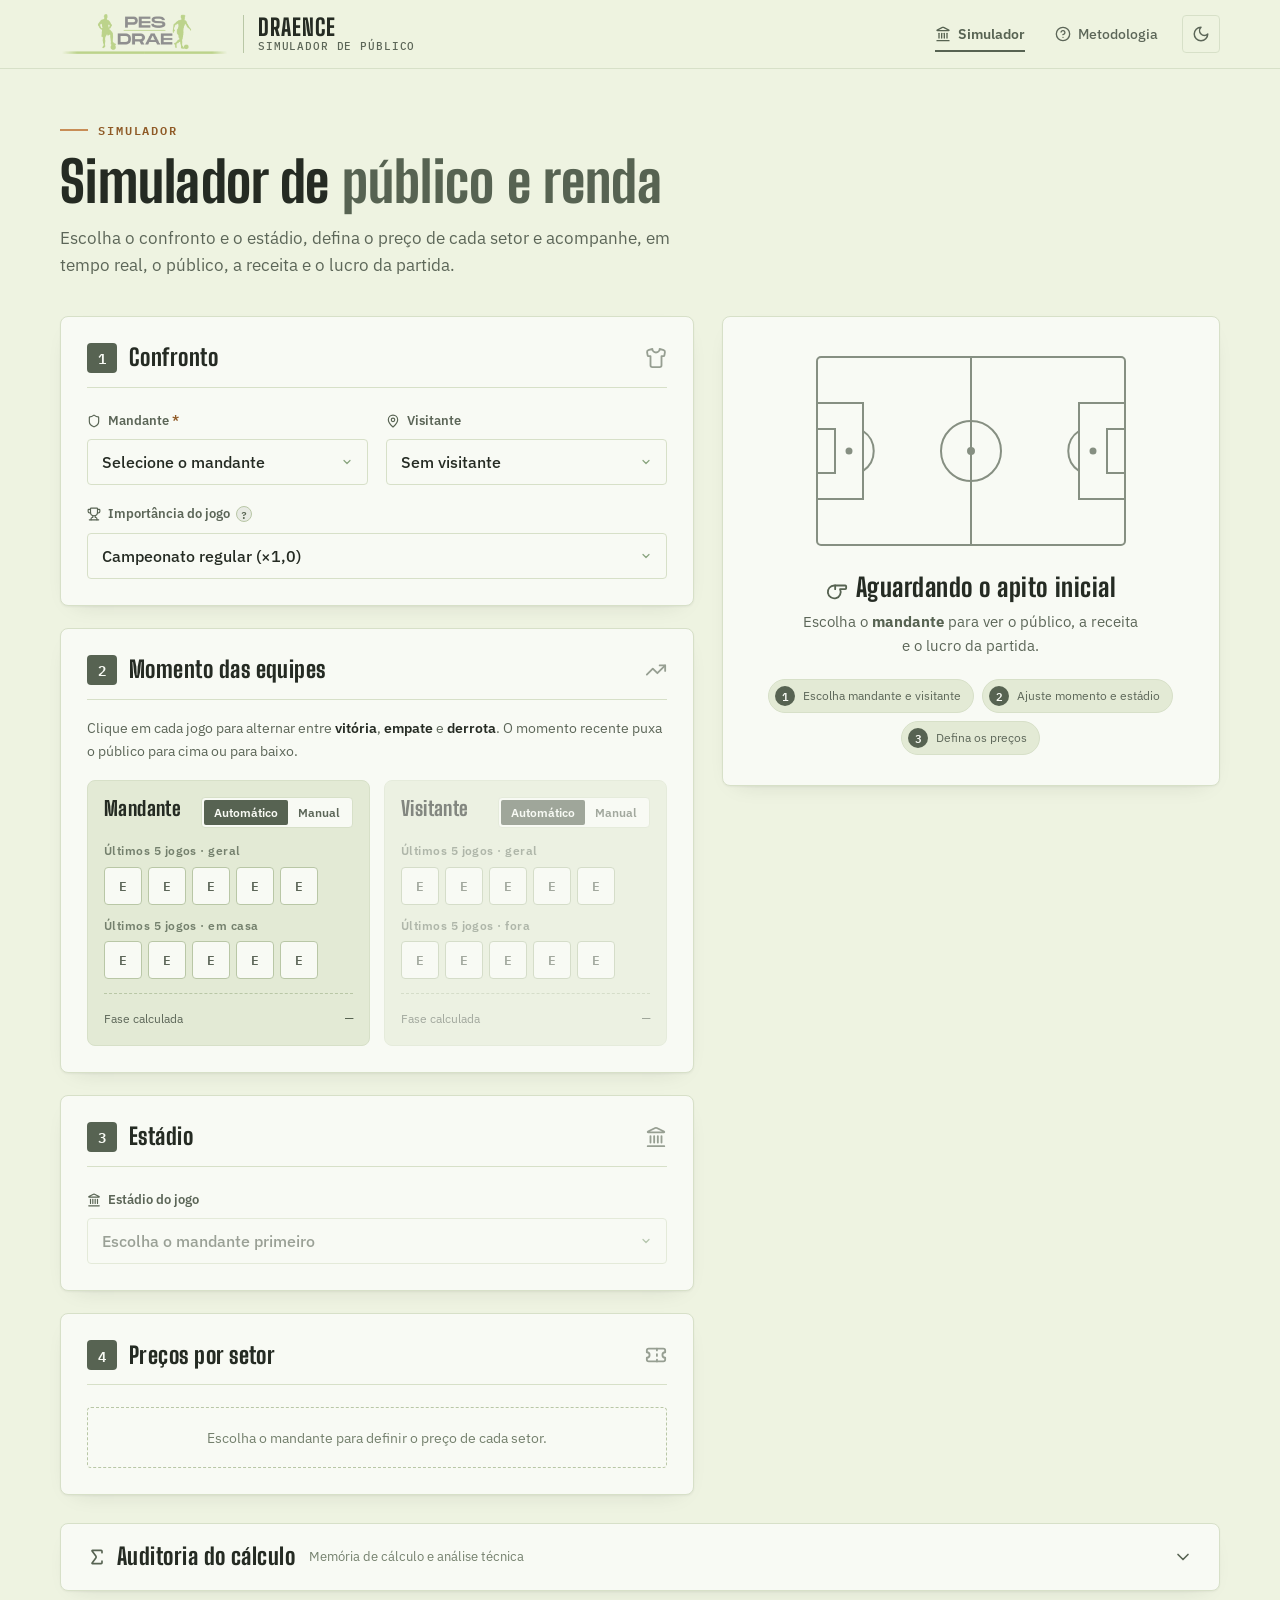
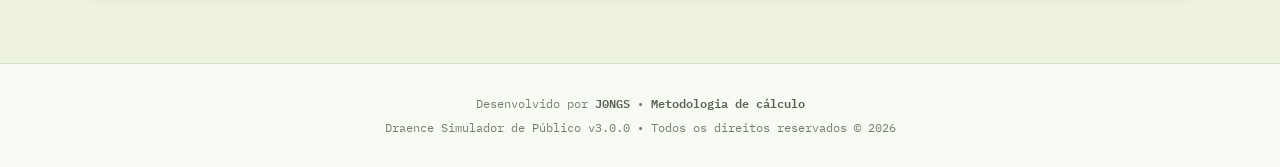
<file: index.html>
<!DOCTYPE html>
<html lang="pt-BR">
<head>
    <meta charset="UTF-8">
    <meta name="viewport" content="width=device-width, initial-scale=1.0">
    <meta name="theme-color" content="#eef3e1">
    <title>Simulador de Público e Renda - Draence</title>
    <meta name="description" content="Simule público, receita, custos e lucro de uma partida na Draence, ajustando preços por setor, estádio e momento das equipes.">
    <link rel="icon" type="image/png" href="assets/img/pes-drae.png">
    <link rel="preconnect" href="https://fonts.googleapis.com">
    <link rel="preconnect" href="https://fonts.gstatic.com" crossorigin>
    <link href="https://fonts.googleapis.com/css2?family=Big+Shoulders+Display:wght@600;700;800;900&family=IBM+Plex+Mono:wght@400;500;600&family=IBM+Plex+Sans:wght@400;500;600;700&display=swap" rel="stylesheet">
    <script src="assets/js/theme.js"></script>
    <link rel="stylesheet" href="assets/css/base.css">
    <link rel="stylesheet" href="assets/css/simulador.css">
</head>
<body>
    <script src="assets/js/icons.js"></script>
    <!-- HEADER -->
    <header class="site-header">
        <div class="site-header__inner">
            <a href="index.html" class="brand">
                <img src="assets/img/pes-drae.png" alt="Draence Logo">
                <span class="brand__text">
                    <strong>DRAENCE</strong>
                    <small>Simulador de Público</small>
                </span>
            </a>
            <nav class="site-nav" aria-label="Navegação principal">
                <a href="index.html" class="nav-link is-active" aria-current="page"><svg class="icon" aria-hidden="true"><use href="#i-landmark"></use></svg>Simulador</a>
                <a href="metodologia.html" class="nav-link"><svg class="icon" aria-hidden="true"><use href="#i-circle-help"></use></svg>Metodologia</a>
                <button type="button" class="theme-toggle" aria-label="Alternar tema"><svg class="icon icon-moon" aria-hidden="true"><use href="#i-moon"></use></svg><svg class="icon icon-sun" aria-hidden="true"><use href="#i-sun"></use></svg></button>
            </nav>
        </div>
    </header>

    <!-- MAIN CONTENT -->
    <main class="page-wrapper">
        <section class="page-intro">
            <span class="eyebrow">Simulador</span>
            <h1>Simulador de <span class="hl">público e renda</span></h1>
            <p>Escolha o confronto e o estádio, defina o preço de cada setor e acompanhe, em tempo real, o público, a receita e o lucro da partida.</p>
        </section>

        <div class="error-box" id="erroDados" role="alert"></div>

        <div class="sim-layout">
            <!-- FORMULÁRIO -->
            <form id="formSimulador" class="sim-form" autocomplete="off">
                <!-- 1. CONFRONTO -->
                <section class="card">
                    <h2 class="card-title"><span class="card-step">1</span>Confronto<svg class="icon card-title__icon" aria-hidden="true"><use href="#i-shirt"></use></svg></h2>

                    <div class="form-grid">
                        <div class="form-group">
                            <label for="selectMandante"><svg class="icon" aria-hidden="true"><use href="#i-shield"></use></svg>Mandante<span class="required">*</span></label>
                            <select id="selectMandante" disabled>
                                <option value="">Carregando times...</option>
                            </select>
                        </div>

                        <div class="form-group">
                            <label for="selectVisitante"><svg class="icon" aria-hidden="true"><use href="#i-map-pin"></use></svg>Visitante</label>
                            <select id="selectVisitante" disabled>
                                <option value="">Carregando times...</option>
                            </select>
                            <p class="help-text" id="visitanteSerie" hidden></p>
                        </div>

                        <div class="form-group full-width">
                            <label for="selectImportancia"><svg class="icon" aria-hidden="true"><use href="#i-trophy"></use></svg>Importância do jogo
                                <span class="tooltip-icon" tabindex="0" data-tooltip="Multiplica a demanda de todos os setores. Jogos decisivos enchem mais o estádio e tornam o torcedor menos sensível ao preço.">?</span>
                            </label>
                            <select id="selectImportancia"></select>
                        </div>
                    </div>
                </section>

                <!-- 2. MOMENTO DAS EQUIPES -->
                <section class="card">
                    <h2 class="card-title"><span class="card-step">2</span>Momento das equipes<svg class="icon card-title__icon" aria-hidden="true"><use href="#i-trending-up"></use></svg></h2>
                    <p class="card-lead">Clique em cada jogo para alternar entre <strong>vitória</strong>, <strong>empate</strong> e <strong>derrota</strong>. O momento recente puxa o público para cima ou para baixo.</p>
                    <div class="phase-grid" id="painelFase"></div>
                </section>

                <!-- 3. ESTÁDIO -->
                <section class="card">
                    <h2 class="card-title"><span class="card-step">3</span>Estádio<svg class="icon card-title__icon" aria-hidden="true"><use href="#i-landmark"></use></svg></h2>

                    <div class="form-grid form-grid--stack">
                        <div class="form-group">
                            <label for="selectEstadio"><svg class="icon" aria-hidden="true"><use href="#i-landmark"></use></svg>Estádio do jogo</label>
                            <select id="selectEstadio" disabled>
                                <option value="">Escolha o mandante primeiro</option>
                            </select>
                        </div>
                    </div>

                    <dl class="stadium-info" id="estadioInfo" hidden></dl>

                    <div class="form-group rental" id="aluguel" hidden>
                        <label for="aluguelValor"><svg class="icon" aria-hidden="true"><use href="#i-hand-coins"></use></svg>Preço de aluguel
                            <span class="tooltip-icon" tabindex="0" data-tooltip="Estádio neutro, sem dono: o aluguel entra nos custos fixos e os preços base dos setores dobram.">?</span>
                        </label>
                        <div class="money-field money-field--boxed">
                            <span class="money-prefix">£D</span>
                            <input type="text" id="aluguelValor" class="input-money" inputmode="numeric" autocomplete="off">
                        </div>
                        <input type="range" id="aluguelSlider" class="range" aria-label="Preço de aluguel">
                        <p class="help-text">Descontado dos custos da partida</p>
                    </div>
                </section>

                <!-- 4. PREÇOS POR SETOR -->
                <section class="card">
                    <h2 class="card-title"><span class="card-step">4</span>Preços por setor<svg class="icon card-title__icon" aria-hidden="true"><use href="#i-ticket"></use></svg></h2>
                    <div id="setores" class="sector-grid"></div>
                    <p class="sector-empty" id="setoresVazio">Escolha o mandante para definir o preço de cada setor.</p>
                </section>
            </form>

            <!-- RESULTADO -->
            <aside class="sim-result" aria-live="polite">
                <div class="result-section" id="resultado">
                    <!-- LUCRO -->
                    <div class="score-card" id="placarLucro">
                        <div class="score-label">
                            <svg class="icon" aria-hidden="true"><use href="#i-wallet"></use></svg>Lucro líquido <span class="score-badge" id="lucroSelo">Lucro</span>
                        </div>
                        <div class="score-value" id="lucroValor">£D 0</div>
                        <div class="score-formula" id="lucroFormula">Receita £D 0 − custos £D 0</div>
                        <div class="score-meta">
                            <span class="score-percent-badge" id="lucroMargem"></span>
                            <span class="score-meta__text">de margem sobre a receita</span>
                        </div>
                    </div>

                    <!-- RESUMO -->
                    <div class="result-block">
                        <h3 class="result-block__title"><svg class="icon" aria-hidden="true"><use href="#i-chart-column"></use></svg>Resumo da partida</h3>
                        <div class="result-grid">
                            <div class="result-item">
                                <div class="result-item-label"><svg class="icon" aria-hidden="true"><use href="#i-users"></use></svg>Público presente</div>
                                <div class="result-item-value" id="publicoTotal">0</div>
                                <div class="result-item-note" id="publicoDetalhe"></div>
                            </div>
                            <div class="result-item">
                                <div class="result-item-label"><svg class="icon" aria-hidden="true"><use href="#i-banknote"></use></svg>Receita bruta</div>
                                <div class="result-item-value" id="receitaBruta">£D 0</div>
                                <div class="result-item-note" id="ingressoMedio"></div>
                            </div>
                            <div class="result-item">
                                <div class="result-item-label"><svg class="icon" aria-hidden="true"><use href="#i-landmark"></use></svg>Custo fixo</div>
                                <div class="result-item-value" id="custoFixo">£D 0</div>
                                <div class="result-item-note" id="custoFixoNota"></div>
                            </div>
                            <div class="result-item">
                                <div class="result-item-label"><svg class="icon" aria-hidden="true"><use href="#i-coins"></use></svg>Custo variável</div>
                                <div class="result-item-value" id="custoVariavel">£D 0</div>
                                <div class="result-item-note" id="custoVariavelNota"></div>
                            </div>
                        </div>
                    </div>

                    <!-- OCUPAÇÃO -->
                    <div class="result-block">
                        <h3 class="result-block__title"><svg class="icon" aria-hidden="true"><use href="#i-gauge"></use></svg>Ocupação por setor</h3>
                        <ul class="occupancy" id="ocupacao"></ul>
                    </div>

                    <!-- TORCIDA -->
                    <div class="result-block">
                        <h3 class="result-block__title"><svg class="icon" aria-hidden="true"><use href="#i-users"></use></svg>Torcida do mandante
                            <span class="tooltip-icon" tabindex="0" data-tooltip="Só uma fração da torcida total costuma ir ao estádio. Times maiores têm torcida mais dispersa, então a fração ativa é menor.">?</span>
                        </h3>
                        <div class="result-grid">
                            <div class="result-item">
                                <div class="result-item-label">Torcida total</div>
                                <div class="result-item-value" id="torcidaTotal">0</div>
                            </div>
                            <div class="result-item">
                                <div class="result-item-label">Torcida ativa</div>
                                <div class="result-item-value" id="torcidaAtiva">0</div>
                                <div class="result-item-note" id="torcidaPerfil"></div>
                            </div>
                        </div>
                    </div>
                </div>

                <!-- ESTADO VAZIO (oculto via CSS quando #resultado está visível) -->
                <div class="result-empty">
                    <div class="result-empty__pitch" aria-hidden="true">
                        <svg viewBox="0 0 320 200" fill="none" stroke="currentColor" stroke-width="2">
                            <rect x="6" y="6" width="308" height="188" rx="4"/>
                            <line x1="160" y1="6" x2="160" y2="194"/>
                            <circle cx="160" cy="100" r="30"/>
                            <circle cx="160" cy="100" r="3" fill="currentColor"/>
                            <rect x="6" y="52" width="46" height="96"/>
                            <rect x="6" y="78" width="18" height="44"/>
                            <path d="M52 80 A24 24 0 0 1 52 120"/>
                            <rect x="268" y="52" width="46" height="96"/>
                            <rect x="296" y="78" width="18" height="44"/>
                            <path d="M268 80 A24 24 0 0 0 268 120"/>
                            <circle cx="38" cy="100" r="2.5" fill="currentColor"/>
                            <circle cx="282" cy="100" r="2.5" fill="currentColor"/>
                        </svg>
                    </div>
                    <h2><svg class="icon" aria-hidden="true"><use href="#i-whistle"></use></svg>Aguardando o apito inicial</h2>
                    <p>Escolha o <strong>mandante</strong> para ver o público, a receita e o lucro da partida.</p>
                    <ol class="result-empty__steps">
                        <li><span>1</span>Escolha mandante e visitante</li>
                        <li><span>2</span>Ajuste momento e estádio</li>
                        <li><span>3</span>Defina os preços</li>
                    </ol>
                </div>
            </aside>
        </div>

        <!-- AUDITORIA -->
        <details class="card audit" id="auditoria">
            <summary class="audit__summary">
                <span class="audit__title"><svg class="icon" aria-hidden="true"><use href="#i-sigma"></use></svg>Auditoria do cálculo</span>
                <span class="audit__hint">Memória de cálculo e análise técnica</span>
                <svg class="icon audit__chevron" aria-hidden="true"><use href="#i-chevron-down"></use></svg>
            </summary>
            <div class="audit__body" id="auditoriaConteudo">
                <p class="audit__empty">Escolha o mandante para ver a análise detalhada.</p>
            </div>
        </details>
    </main>

    <footer class="main-footer">
        <p>
            Desenvolvido por <a href="https://github.com/J0NGS" target="_blank" rel="noopener">J0NGS</a> • <a href="metodologia.html">Metodologia de cálculo</a><br>
            Draence Simulador de Público v3.0.0 • Todos os direitos reservados © <span id="ano">2026</span>
        </p>
    </footer>

    <script type="module" src="assets/js/main.js"></script>
</body>
</html>
</file>
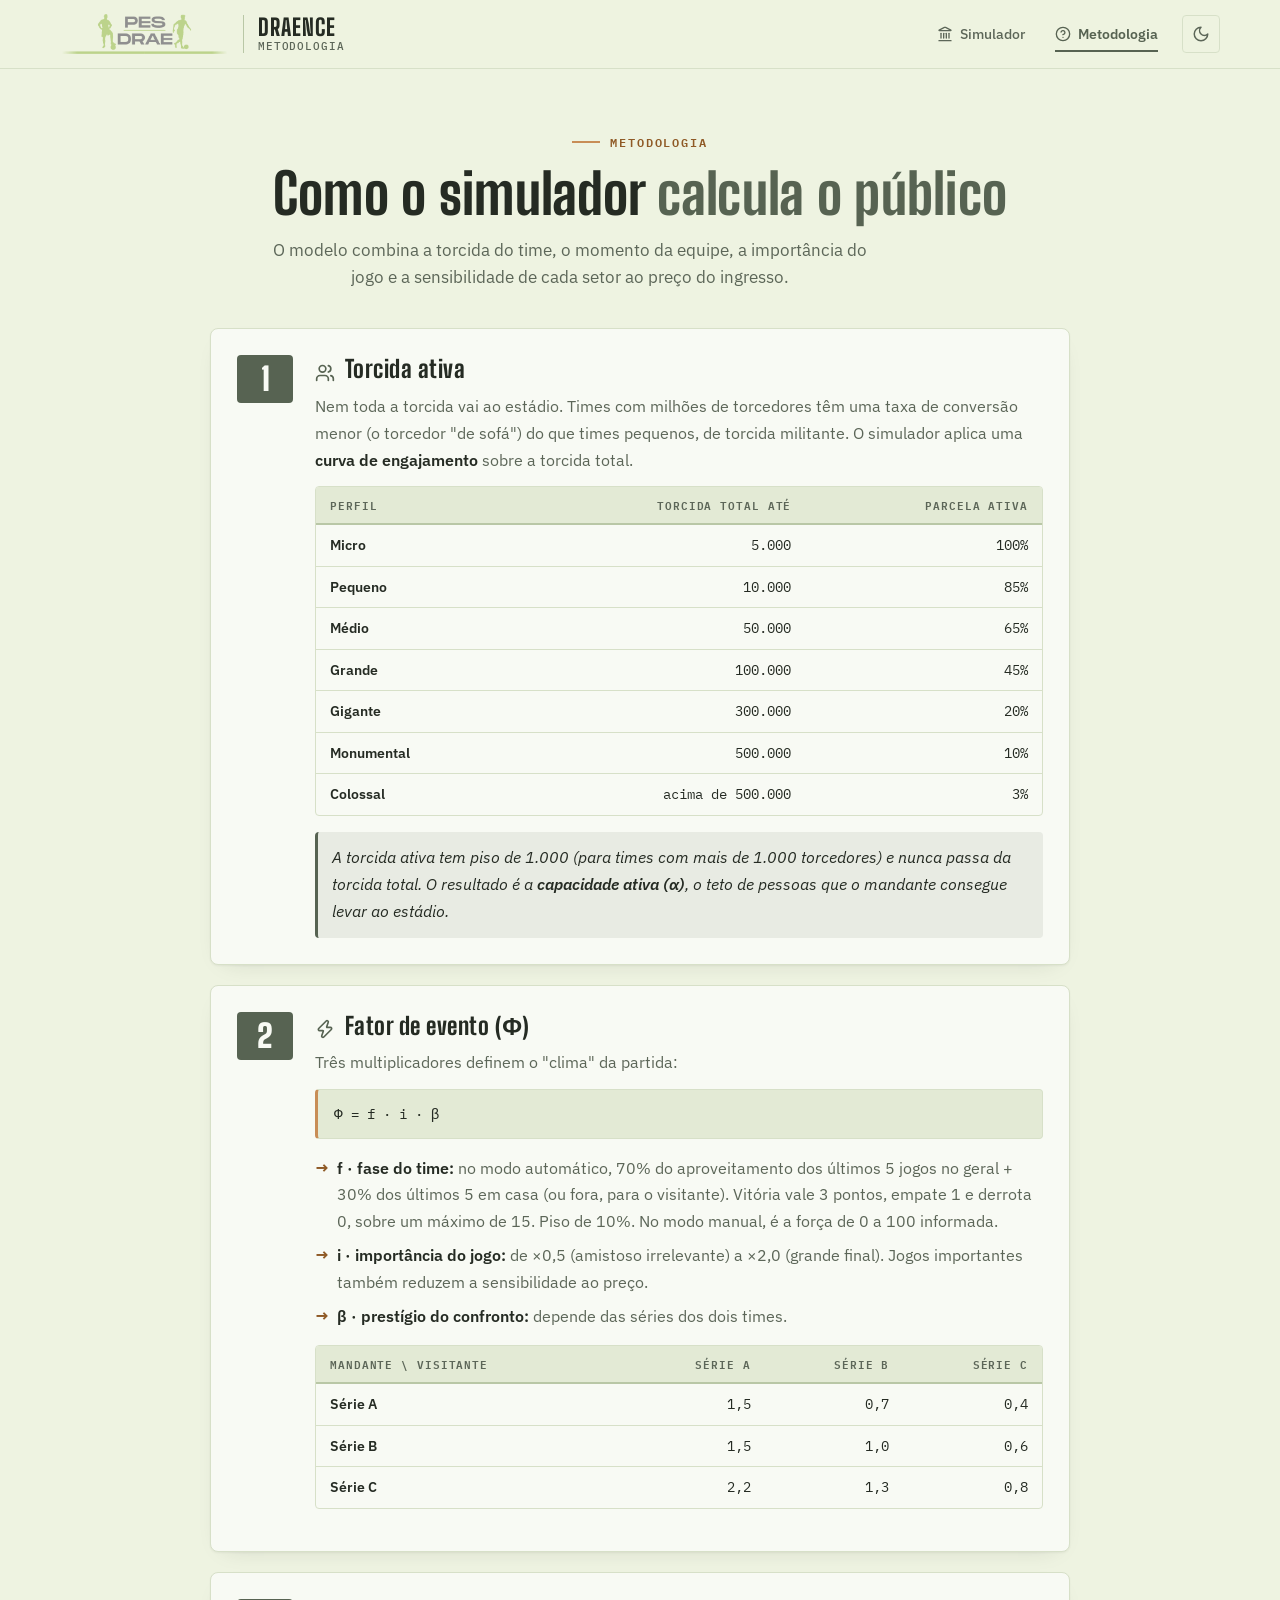
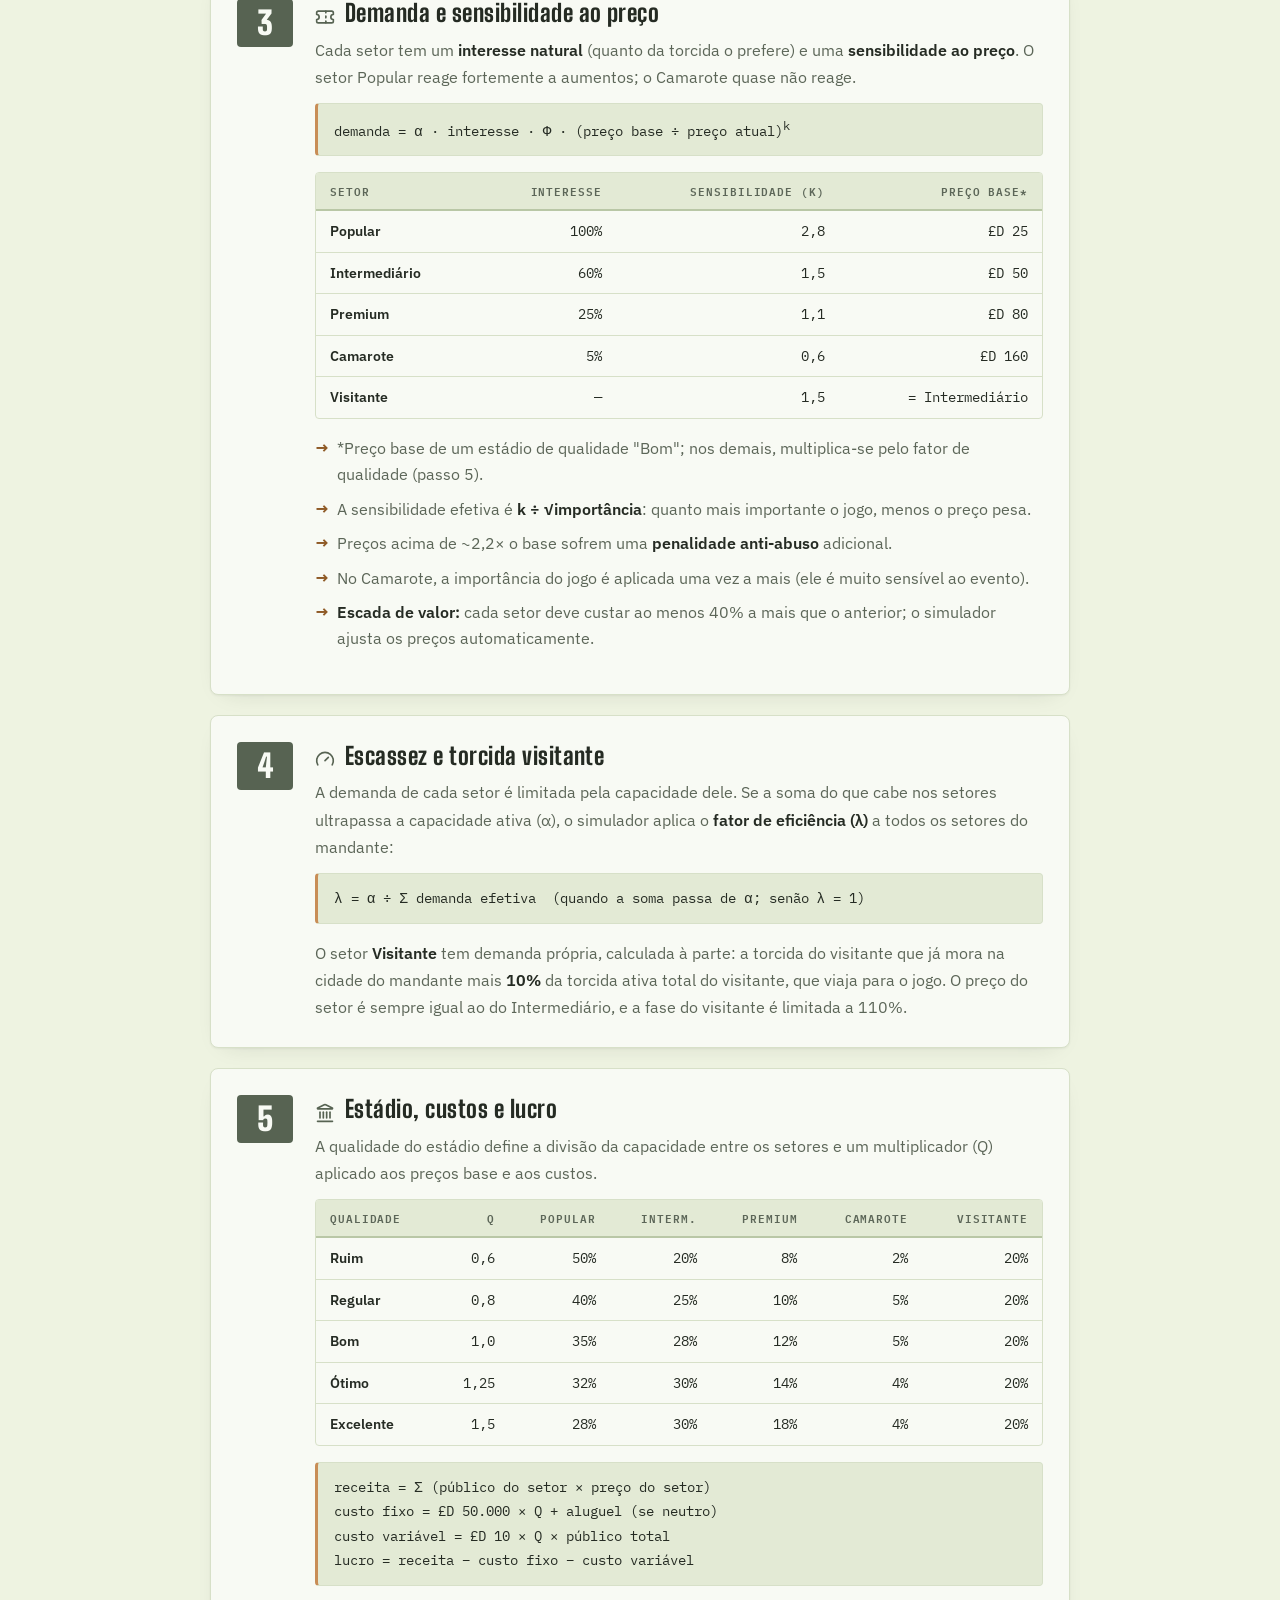
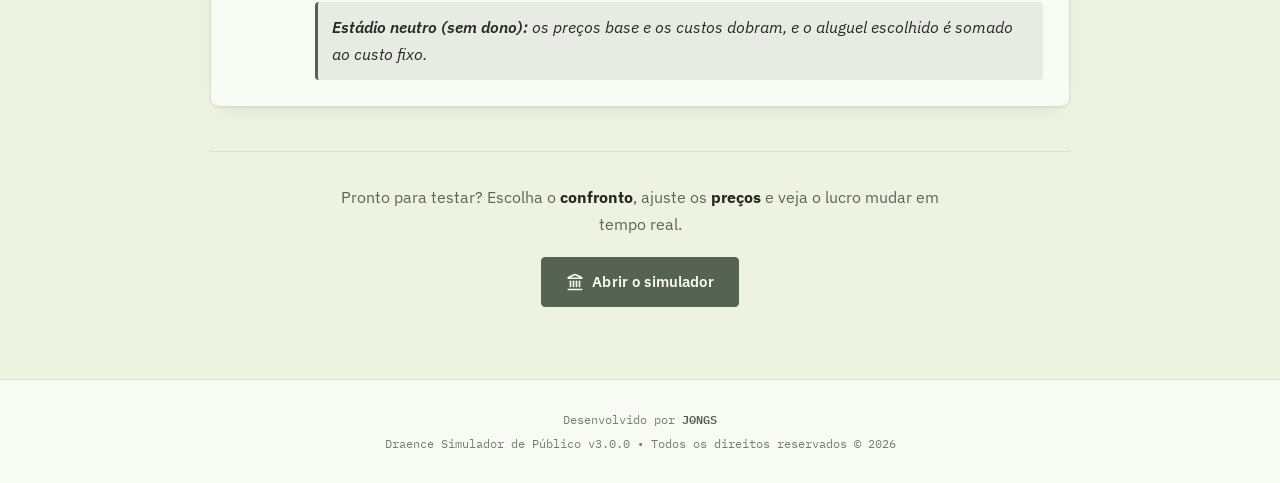
<file: metodologia.html>
<!DOCTYPE html>
<html lang="pt-BR">
<head>
    <meta charset="UTF-8">
    <meta name="viewport" content="width=device-width, initial-scale=1.0">
    <meta name="theme-color" content="#eef3e1">
    <title>Metodologia - Simulador de Público Draence</title>
    <link rel="icon" type="image/png" href="assets/img/pes-drae.png">
    <link rel="preconnect" href="https://fonts.googleapis.com">
    <link rel="preconnect" href="https://fonts.gstatic.com" crossorigin>
    <link href="https://fonts.googleapis.com/css2?family=Big+Shoulders+Display:wght@600;700;800;900&family=IBM+Plex+Mono:wght@400;500;600&family=IBM+Plex+Sans:wght@400;500;600;700&display=swap" rel="stylesheet">
    <script src="assets/js/theme.js"></script>
    <link rel="stylesheet" href="assets/css/base.css">
    <link rel="stylesheet" href="assets/css/guia.css">
</head>
<body>
    <script src="assets/js/icons.js"></script>
    <!-- HEADER -->
    <header class="site-header">
        <div class="site-header__inner">
            <a href="index.html" class="brand">
                <img src="assets/img/pes-drae.png" alt="Draence Logo">
                <span class="brand__text">
                    <strong>DRAENCE</strong>
                    <small>Metodologia</small>
                </span>
            </a>
            <nav class="site-nav" aria-label="Navegação principal">
                <a href="index.html" class="nav-link"><svg class="icon" aria-hidden="true"><use href="#i-landmark"></use></svg>Simulador</a>
                <a href="metodologia.html" class="nav-link is-active" aria-current="page"><svg class="icon" aria-hidden="true"><use href="#i-circle-help"></use></svg>Metodologia</a>
                <button type="button" class="theme-toggle" aria-label="Alternar tema"><svg class="icon icon-moon" aria-hidden="true"><use href="#i-moon"></use></svg><svg class="icon icon-sun" aria-hidden="true"><use href="#i-sun"></use></svg></button>
            </nav>
        </div>
    </header>

    <main class="page-wrapper guide">
        <!-- HERO -->
        <section class="page-intro guide-hero">
            <span class="eyebrow">Metodologia</span>
            <h1>Como o simulador <span class="hl">calcula o público</span></h1>
            <p>O modelo combina a torcida do time, o momento da equipe, a importância do jogo e a sensibilidade de cada setor ao preço do ingresso.</p>
        </section>

        <div class="container">
            <!-- PASSO 1 -->
            <article class="card step-card">
                <div class="step-number">1</div>
                <div class="step-content">
                    <h3><svg class="icon step-icon" aria-hidden="true"><use href="#i-users"></use></svg>Torcida ativa</h3>
                    <p>
                        Nem toda a torcida vai ao estádio. Times com milhões de torcedores têm uma taxa de conversão menor (o torcedor "de sofá")
                        do que times pequenos, de torcida militante. O simulador aplica uma <strong>curva de engajamento</strong> sobre a torcida total.
                    </p>
                    <div class="method-table-wrap">
                        <table class="method-table">
                            <thead><tr><th>Perfil</th><th>Torcida total até</th><th>Parcela ativa</th></tr></thead>
                            <tbody>
                                <tr><th scope="row">Micro</th><td>5.000</td><td>100%</td></tr>
                                <tr><th scope="row">Pequeno</th><td>10.000</td><td>85%</td></tr>
                                <tr><th scope="row">Médio</th><td>50.000</td><td>65%</td></tr>
                                <tr><th scope="row">Grande</th><td>100.000</td><td>45%</td></tr>
                                <tr><th scope="row">Gigante</th><td>300.000</td><td>20%</td></tr>
                                <tr><th scope="row">Monumental</th><td>500.000</td><td>10%</td></tr>
                                <tr><th scope="row">Colossal</th><td>acima de 500.000</td><td>3%</td></tr>
                            </tbody>
                        </table>
                    </div>
                    <p class="step-note">
                        A torcida ativa tem piso de 1.000 (para times com mais de 1.000 torcedores) e nunca passa da torcida total.
                        O resultado é a <strong>capacidade ativa (α)</strong>, o teto de pessoas que o mandante consegue levar ao estádio.
                    </p>
                </div>
            </article>

            <!-- PASSO 2 -->
            <article class="card step-card">
                <div class="step-number">2</div>
                <div class="step-content">
                    <h3><svg class="icon step-icon" aria-hidden="true"><use href="#i-zap"></use></svg>Fator de evento (Φ)</h3>
                    <p>Três multiplicadores definem o "clima" da partida:</p>
                    <div class="formula">Φ = f · i · β</div>
                    <ul>
                        <li><strong>f · fase do time:</strong> no modo automático, 70% do aproveitamento dos últimos 5 jogos no geral + 30% dos últimos 5 em casa (ou fora, para o visitante). Vitória vale 3 pontos, empate 1 e derrota 0, sobre um máximo de 15. Piso de 10%. No modo manual, é a força de 0 a 100 informada.</li>
                        <li><strong>i · importância do jogo:</strong> de ×0,5 (amistoso irrelevante) a ×2,0 (grande final). Jogos importantes também reduzem a sensibilidade ao preço.</li>
                        <li><strong>β · prestígio do confronto:</strong> depende das séries dos dois times.</li>
                    </ul>
                    <div class="method-table-wrap">
                        <table class="method-table">
                            <thead><tr><th>Mandante \ Visitante</th><th>Série A</th><th>Série B</th><th>Série C</th></tr></thead>
                            <tbody>
                                <tr><th scope="row">Série A</th><td>1,5</td><td>0,7</td><td>0,4</td></tr>
                                <tr><th scope="row">Série B</th><td>1,5</td><td>1,0</td><td>0,6</td></tr>
                                <tr><th scope="row">Série C</th><td>2,2</td><td>1,3</td><td>0,8</td></tr>
                            </tbody>
                        </table>
                    </div>
                </div>
            </article>

            <!-- PASSO 3 -->
            <article class="card step-card">
                <div class="step-number">3</div>
                <div class="step-content">
                    <h3><svg class="icon step-icon" aria-hidden="true"><use href="#i-ticket"></use></svg>Demanda e sensibilidade ao preço</h3>
                    <p>
                        Cada setor tem um <strong>interesse natural</strong> (quanto da torcida o prefere) e uma <strong>sensibilidade ao preço</strong>.
                        O setor Popular reage fortemente a aumentos; o Camarote quase não reage.
                    </p>
                    <div class="formula">demanda = α · interesse · Φ · (preço base ÷ preço atual)<sup>k</sup></div>
                    <div class="method-table-wrap">
                        <table class="method-table">
                            <thead><tr><th>Setor</th><th>Interesse</th><th>Sensibilidade (k)</th><th>Preço base*</th></tr></thead>
                            <tbody>
                                <tr><th scope="row">Popular</th><td>100%</td><td>2,8</td><td>£D 25</td></tr>
                                <tr><th scope="row">Intermediário</th><td>60%</td><td>1,5</td><td>£D 50</td></tr>
                                <tr><th scope="row">Premium</th><td>25%</td><td>1,1</td><td>£D 80</td></tr>
                                <tr><th scope="row">Camarote</th><td>5%</td><td>0,6</td><td>£D 160</td></tr>
                                <tr><th scope="row">Visitante</th><td>—</td><td>1,5</td><td>= Intermediário</td></tr>
                            </tbody>
                        </table>
                    </div>
                    <ul>
                        <li>*Preço base de um estádio de qualidade "Bom"; nos demais, multiplica-se pelo fator de qualidade (passo 5).</li>
                        <li>A sensibilidade efetiva é <strong>k ÷ √importância</strong>: quanto mais importante o jogo, menos o preço pesa.</li>
                        <li>Preços acima de ~2,2× o base sofrem uma <strong>penalidade anti-abuso</strong> adicional.</li>
                        <li>No Camarote, a importância do jogo é aplicada uma vez a mais (ele é muito sensível ao evento).</li>
                        <li><strong>Escada de valor:</strong> cada setor deve custar ao menos 40% a mais que o anterior; o simulador ajusta os preços automaticamente.</li>
                    </ul>
                </div>
            </article>

            <!-- PASSO 4 -->
            <article class="card step-card">
                <div class="step-number">4</div>
                <div class="step-content">
                    <h3><svg class="icon step-icon" aria-hidden="true"><use href="#i-gauge"></use></svg>Escassez e torcida visitante</h3>
                    <p>
                        A demanda de cada setor é limitada pela capacidade dele. Se a soma do que cabe nos setores
                        ultrapassa a capacidade ativa (α), o simulador aplica o <strong>fator de eficiência (λ)</strong> a todos os setores do mandante:
                    </p>
                    <div class="formula">λ = α ÷ Σ demanda efetiva &nbsp;(quando a soma passa de α; senão λ = 1)</div>
                    <p>
                        O setor <strong>Visitante</strong> tem demanda própria, calculada à parte: a torcida do visitante que já mora na cidade do mandante
                        mais <strong>10%</strong> da torcida ativa total do visitante, que viaja para o jogo. O preço do setor é sempre igual ao do Intermediário,
                        e a fase do visitante é limitada a 110%.
                    </p>
                </div>
            </article>

            <!-- PASSO 5 -->
            <article class="card step-card">
                <div class="step-number">5</div>
                <div class="step-content">
                    <h3><svg class="icon step-icon" aria-hidden="true"><use href="#i-landmark"></use></svg>Estádio, custos e lucro</h3>
                    <p>A qualidade do estádio define a divisão da capacidade entre os setores e um multiplicador (Q) aplicado aos preços base e aos custos.</p>
                    <div class="method-table-wrap">
                        <table class="method-table">
                            <thead><tr><th>Qualidade</th><th>Q</th><th>Popular</th><th>Interm.</th><th>Premium</th><th>Camarote</th><th>Visitante</th></tr></thead>
                            <tbody>
                                <tr><th scope="row">Ruim</th><td>0,6</td><td>50%</td><td>20%</td><td>8%</td><td>2%</td><td>20%</td></tr>
                                <tr><th scope="row">Regular</th><td>0,8</td><td>40%</td><td>25%</td><td>10%</td><td>5%</td><td>20%</td></tr>
                                <tr><th scope="row">Bom</th><td>1,0</td><td>35%</td><td>28%</td><td>12%</td><td>5%</td><td>20%</td></tr>
                                <tr><th scope="row">Ótimo</th><td>1,25</td><td>32%</td><td>30%</td><td>14%</td><td>4%</td><td>20%</td></tr>
                                <tr><th scope="row">Excelente</th><td>1,5</td><td>28%</td><td>30%</td><td>18%</td><td>4%</td><td>20%</td></tr>
                            </tbody>
                        </table>
                    </div>
                    <div class="formula">
                        receita = Σ (público do setor × preço do setor)<br>
                        custo fixo = £D 50.000 × Q + aluguel (se neutro)<br>
                        custo variável = £D 10 × Q × público total<br>
                        lucro = receita − custo fixo − custo variável
                    </div>
                    <p class="step-note">
                        <strong>Estádio neutro (sem dono):</strong> os preços base e os custos dobram, e o aluguel escolhido é somado ao custo fixo.
                    </p>
                </div>
            </article>

            <!-- CTA -->
            <section class="cta-section">
                <p class="cta-text">Pronto para testar? Escolha o <strong>confronto</strong>, ajuste os <strong>preços</strong> e veja o lucro mudar em tempo real.</p>
                <a href="index.html" class="btn-primary"><svg class="icon" aria-hidden="true"><use href="#i-landmark"></use></svg>Abrir o simulador</a>
            </section>
        </div>
    </main>

    <footer class="main-footer">
        <p>
            Desenvolvido por <a href="https://github.com/J0NGS" target="_blank" rel="noopener">J0NGS</a><br>
            Draence Simulador de Público v3.0.0 • Todos os direitos reservados © 2026
        </p>
    </footer>
</body>
</html>
</file>
<file: assets/css/base.css>
/* ============================================
   DRAENCE — BASE
   Identidade visual alinhada à DraeWiki: escala "sálvia" (brand),
   fundos e textos verde-acinzentados, acento cobre e tema claro/escuro.
   Tipografia: Big Shoulders Display (títulos),
   IBM Plex Sans (interface e textos) e IBM Plex Mono (dados).
   Tokens, reset, layout, header/nav, formulários,
   botões, cards, tooltips e footer (todas as páginas)
   ============================================ */

:root {
    color-scheme: light;

    /* Escala brand (sálvia) — mesma da DraeWiki */
    --brand-0: #f1f4ef;
    --brand-1: #e2e8de;
    --brand-2: #c5d1bf;
    --brand-3: #a6ba9e;
    --brand-4: #8ba681;
    --brand-5: #749466;
    --brand-6: #608052;
    --brand-7: #576352;
    --brand-8: #45523f;
    --brand-9: #34402e;

    /* Marca no tema claro: tom 7 para preenchimentos e texto */
    --brand: var(--brand-7);
    --brand-bright: var(--brand-8);   /* hover */
    --brand-deep: var(--brand-9);     /* active */
    --brand-ink: #f8faf4;             /* texto sobre a cor da marca */
    --brand-gray: #74806d;
    --brand-soft: rgba(87, 99, 82, 0.10);
    --brand-line: rgba(87, 99, 82, 0.18);

    /* Superfícies (page / surface / subtle) */
    --bg-body: #eef3e1;
    --bg-card: #f8faf4;
    --bg-card-2: #f8faf4;
    --bg-input: #f8faf4;
    --bg-subtle: #e3ead5;
    --bg-overlay: rgba(238, 243, 225, 0.88);
    --bg-tooltip: #252b23;
    --text-tooltip: #e9eedf;

    /* Texto */
    --text-primary: #252b23;
    --text-secondary: #5c6658;
    --text-muted: #74806d;

    /* Acento (cobre) */
    --accent: #c88d56;
    --accent-ink: #2a1a0a;
    --accent-soft: rgba(200, 141, 86, 0.14);
    --accent-text: #8f5a26;           /* variante do acento com contraste AA sobre o fundo claro */

    /* Semântica (nomes mantidos: usados pelos scripts) */
    --accent-primary: var(--brand);
    --accent-primary-hover: var(--brand-bright);
    --accent-primary-soft: var(--brand-soft);
    --accent-success: var(--brand);
    --accent-success-soft: var(--brand-soft);
    --accent-danger: #b4432f;
    --accent-danger-ink: #fff7f4;
    --accent-danger-soft: rgba(180, 67, 47, 0.10);
    --accent-danger-line: rgba(180, 67, 47, 0.40);
    --accent-danger-text: #8f3322;
    --accent-warning: var(--accent);

    /* Bordas e forma */
    --border-color: #d7e0c8;
    --border-strong: #b9c7a6;
    --border-radius: 8px;
    --radius-sm: 4px;
    --radius-pill: 999px;

    /* Tipografia */
    --font-body: 'IBM Plex Sans', -apple-system, BlinkMacSystemFont, 'Segoe UI', sans-serif;
    --font-display: 'Big Shoulders Display', 'Arial Narrow', sans-serif;
    --font-data: 'IBM Plex Mono', 'SFMono-Regular', Consolas, monospace;

    /* Sombras e layout */
    --shadow-card: 0 1px 2px rgba(37, 43, 35, 0.05), 0 8px 24px -16px rgba(37, 43, 35, 0.22);
    --focus-ring: 0 0 0 3px rgba(87, 99, 82, 0.30);
    --header-height: 68px;
    --page-max: 1200px;
}

/* Tema escuro: automático pelo sistema ou forçado via [data-theme="dark"] */
@media (prefers-color-scheme: dark) {
    :root:not([data-theme="light"]) {
        color-scheme: dark;

        --brand: var(--brand-4);
        --brand-bright: var(--brand-3);
        --brand-deep: var(--brand-5);
        --brand-ink: #171c14;
        --brand-gray: #6e7a64;
        --brand-soft: rgba(139, 166, 129, 0.14);
        --brand-line: rgba(139, 166, 129, 0.22);

        --bg-body: #171c14;
        --bg-card: #242b1e;
        --bg-card-2: #242b1e;
        --bg-input: #1d2318;
        --bg-subtle: #2c3527;
        --bg-overlay: rgba(23, 28, 20, 0.86);
        --bg-tooltip: #2c3527;
        --text-tooltip: #e9eedf;

        --text-primary: #e9eedf;
        --text-secondary: #aebca1;
        --text-muted: #6e7a64;

        --accent: #e0a46e;
        --accent-ink: #2a1a0a;
        --accent-soft: rgba(224, 164, 110, 0.14);
        --accent-text: #e0a46e;

        --accent-danger: #e8806c;
        --accent-danger-ink: #2a0e08;
        --accent-danger-soft: rgba(232, 128, 108, 0.14);
        --accent-danger-line: rgba(232, 128, 108, 0.45);
        --accent-danger-text: #f0a597;

        --border-color: #3a4432;
        --border-strong: #52604a;

        --shadow-card: 0 1px 0 rgba(255, 255, 255, 0.03) inset, 0 14px 32px -18px rgba(0, 0, 0, 0.7);
        --focus-ring: 0 0 0 3px rgba(139, 166, 129, 0.34);
    }
}

:root[data-theme="dark"] {
    color-scheme: dark;

    --brand: var(--brand-4);
    --brand-bright: var(--brand-3);
    --brand-deep: var(--brand-5);
    --brand-ink: #171c14;
    --brand-gray: #6e7a64;
    --brand-soft: rgba(139, 166, 129, 0.14);
    --brand-line: rgba(139, 166, 129, 0.22);

    --bg-body: #171c14;
    --bg-card: #242b1e;
    --bg-card-2: #242b1e;
    --bg-input: #1d2318;
    --bg-subtle: #2c3527;
    --bg-overlay: rgba(23, 28, 20, 0.86);
    --bg-tooltip: #2c3527;
    --text-tooltip: #e9eedf;

    --text-primary: #e9eedf;
    --text-secondary: #aebca1;
    --text-muted: #6e7a64;

    --accent: #e0a46e;
    --accent-ink: #2a1a0a;
    --accent-soft: rgba(224, 164, 110, 0.14);
    --accent-text: #e0a46e;

    --accent-danger: #e8806c;
    --accent-danger-ink: #2a0e08;
    --accent-danger-soft: rgba(232, 128, 108, 0.14);
    --accent-danger-line: rgba(232, 128, 108, 0.45);
    --accent-danger-text: #f0a597;

    --border-color: #3a4432;
    --border-strong: #52604a;

    --shadow-card: 0 1px 0 rgba(255, 255, 255, 0.03) inset, 0 14px 32px -18px rgba(0, 0, 0, 0.7);
    --focus-ring: 0 0 0 3px rgba(139, 166, 129, 0.34);
}

/* ---------- Reset ---------- */
*,
*::before,
*::after {
    margin: 0;
    padding: 0;
    box-sizing: border-box;
}

html {
    -webkit-text-size-adjust: 100%;
    scroll-behavior: smooth;
}

body {
    font-family: var(--font-body);
    color: var(--text-primary);
    line-height: 1.6;
    min-height: 100vh;
    display: flex;
    flex-direction: column;
    -webkit-font-smoothing: antialiased;
    background-color: var(--bg-body);
}

::selection {
    background: var(--brand);
    color: var(--brand-ink);
}

img {
    max-width: 100%;
    display: block;
}

a {
    color: var(--brand);
}

:focus-visible {
    outline: none;
    box-shadow: var(--focus-ring);
}

/* Títulos com a tipografia condensada da DraeWiki */
.display {
    font-family: var(--font-display);
    font-weight: 800;
    line-height: 1.1;
}

/* ---------- Layout ---------- */
.page-wrapper {
    width: 100%;
    max-width: var(--page-max);
    margin: 0 auto;
    padding: 44px 20px 72px;
    flex: 1;
}

.container {
    display: flex;
    flex-direction: column;
    gap: 20px;
}

/* ---------- Header / navegação ---------- */
.site-header {
    position: sticky;
    top: 0;
    z-index: 200;
    background: var(--bg-overlay);
    border-bottom: 1px solid var(--border-color);
    backdrop-filter: saturate(140%) blur(12px);
    -webkit-backdrop-filter: saturate(140%) blur(12px);
}

.site-header__inner {
    max-width: var(--page-max);
    min-height: var(--header-height);
    margin: 0 auto;
    padding: 8px 20px;
    display: flex;
    align-items: center;
    justify-content: space-between;
    gap: 16px;
}

.brand {
    display: flex;
    align-items: center;
    gap: 14px;
    text-decoration: none;
    color: inherit;
    min-width: 0;
}

.brand img {
    height: 40px;
    width: auto;
    max-width: 170px;
    object-fit: contain;
}

.brand__text {
    display: flex;
    flex-direction: column;
    line-height: 1.1;
    padding-left: 14px;
    border-left: 1px solid var(--border-strong);
}

.brand__text strong {
    font-family: var(--font-display);
    font-size: 1.45em;
    font-weight: 800;
    letter-spacing: 0.04em;
    color: var(--text-primary);
}

.brand__text small {
    font-family: var(--font-data);
    font-size: 0.68em;
    font-weight: 500;
    letter-spacing: 0.08em;
    text-transform: uppercase;
    color: var(--text-secondary);
    white-space: nowrap;
}

.brand__tag {
    display: inline-block;
    margin-left: 6px;
    padding: 0 6px;
    border-radius: 2px;
    background: var(--accent);
    color: var(--accent-ink);
    font-weight: 700;
}

.site-nav {
    display: flex;
    align-items: center;
    gap: 2px;
}

.nav-link {
    position: relative;
    display: inline-flex;
    align-items: center;
    gap: 7px;
    padding: 10px 14px;
    color: var(--text-secondary);
    font-size: 0.86em;
    font-weight: 500;
    text-decoration: none;
    white-space: nowrap;
    border-radius: var(--radius-sm);
    transition: color 0.15s ease, background 0.15s ease;
}

.nav-link::after {
    content: "";
    position: absolute;
    left: 14px;
    right: 14px;
    bottom: 3px;
    height: 2px;
    background: var(--brand);
    transform: scaleX(0);
    transform-origin: left;
    transition: transform 0.2s ease;
}

.nav-link:hover {
    color: var(--text-primary);
    background: var(--brand-soft);
}

.nav-link.is-active {
    color: var(--brand);
    font-weight: 600;
}

.nav-link.is-active::after {
    transform: scaleX(1);
}

.nav-link--danger,
.nav-link--danger:hover {
    color: var(--accent-danger-text);
}

.nav-link--danger::after {
    background: var(--accent-danger);
}

/* Alternador de tema (claro / escuro) */
.theme-toggle {
    display: inline-flex;
    align-items: center;
    justify-content: center;
    width: 38px;
    height: 38px;
    margin-left: 8px;
    flex-shrink: 0;
    border: 1px solid var(--border-color);
    border-radius: var(--radius-sm);
    background: transparent;
    color: var(--text-secondary);
    transition: color 0.15s ease, border-color 0.15s ease, background 0.15s ease;
}

.theme-toggle:hover {
    color: var(--brand);
    border-color: var(--brand);
    background: var(--brand-soft);
}

.theme-toggle .icon {
    width: 18px;
    height: 18px;
}

/* O ícone exibido indica o tema para o qual o clique troca */
.theme-toggle .icon-sun {
    display: none;
}

:root[data-theme="dark"] .theme-toggle .icon-sun {
    display: block;
}

:root[data-theme="dark"] .theme-toggle .icon-moon {
    display: none;
}

@media (prefers-color-scheme: dark) {
    :root:not([data-theme="light"]) .theme-toggle .icon-sun {
        display: block;
    }

    :root:not([data-theme="light"]) .theme-toggle .icon-moon {
        display: none;
    }
}

/* ---------- Introdução da página ---------- */
.page-intro {
    margin-bottom: 36px;
    max-width: 760px;
}

/* Rótulo de seção em mono, com filete de acento */
.eyebrow {
    display: inline-flex;
    align-items: center;
    gap: 10px;
    margin-bottom: 14px;
    color: var(--accent-text);
    font-family: var(--font-data);
    font-size: 0.74em;
    font-weight: 600;
    letter-spacing: 0.16em;
    text-transform: uppercase;
}

.eyebrow::before {
    content: "";
    width: 28px;
    height: 2px;
    background: var(--accent);
}

.page-intro h1 {
    font-family: var(--font-display);
    font-weight: 800;
    font-size: clamp(2.3em, 5.4vw, 3.5em);
    line-height: 1.02;
    letter-spacing: 0.005em;
    margin-bottom: 14px;
}

.page-intro h1 .hl {
    color: var(--brand);
}

.page-intro p {
    color: var(--text-secondary);
    font-size: 1.05em;
    line-height: 1.65;
    max-width: 620px;
}

/* ---------- Cards ---------- */
.card {
    position: relative;
    background: var(--bg-card);
    border: 1px solid var(--border-color);
    border-radius: var(--border-radius);
    padding: 26px;
    box-shadow: var(--shadow-card);
}

.card-title {
    display: flex;
    align-items: center;
    gap: 12px;
    font-family: var(--font-display);
    font-size: 1.45em;
    font-weight: 800;
    line-height: 1.1;
    letter-spacing: 0.02em;
    color: var(--text-primary);
    margin-bottom: 22px;
    padding-bottom: 14px;
    border-bottom: 1px solid var(--border-color);
}

/* Número do passo */
.card-step {
    display: inline-flex;
    align-items: center;
    justify-content: center;
    min-width: 30px;
    height: 30px;
    padding: 0 8px;
    border-radius: var(--radius-sm);
    background: var(--brand);
    color: var(--brand-ink);
    font-family: var(--font-data);
    font-size: 0.6em;
    font-weight: 600;
    flex-shrink: 0;
}

.card-subtitle {
    margin-left: auto;
    font-family: var(--font-body);
    font-size: 0.55em;
    font-weight: 400;
    letter-spacing: 0;
    color: var(--text-muted);
}

/* ---------- Formulários ---------- */
.form-grid {
    display: grid;
    grid-template-columns: repeat(auto-fit, minmax(220px, 1fr));
    gap: 18px;
}

.form-grid--stack {
    grid-template-columns: 1fr;
}

.form-group {
    display: flex;
    flex-direction: column;
    position: relative;
    min-width: 0;
}

.form-group.full-width {
    grid-column: 1 / -1;
}

label {
    display: flex;
    align-items: center;
    font-size: 0.84em;
    font-weight: 600;
    color: var(--text-secondary);
    margin-bottom: 8px;
}

.required {
    color: var(--accent-text);
    margin-left: 3px;
}

input[type="number"],
input[type="text"],
select {
    width: 100%;
    background: var(--bg-input);
    border: 1px solid var(--border-color);
    border-radius: var(--radius-sm);
    padding: 11px 14px;
    color: var(--text-primary);
    font-family: inherit;
    font-size: 1em;
    font-weight: 500;
    min-height: 46px;
    font-variant-numeric: tabular-nums;
    transition: border-color 0.15s ease, box-shadow 0.15s ease, background 0.15s ease;
}

input[type="number"] {
    font-family: var(--font-data);
}

input::placeholder {
    color: var(--text-muted);
    font-weight: 400;
}

input[type="number"]:hover,
input[type="text"]:hover,
select:hover {
    border-color: var(--border-strong);
}

input[type="number"]:focus,
input[type="text"]:focus,
select:focus {
    outline: none;
    border-color: var(--brand);
    box-shadow: var(--focus-ring);
}

input[type="number"]:disabled,
input[type="text"]:disabled,
select:disabled {
    color: var(--text-secondary);
    cursor: not-allowed;
    opacity: 0.6;
}

select {
    appearance: none;
    -webkit-appearance: none;
    padding-right: 40px;
    background-image: url("data:image/svg+xml,%3Csvg xmlns='http://www.w3.org/2000/svg' width='12' height='12' viewBox='0 0 24 24' fill='none' stroke='%238ba681' stroke-width='2.5' stroke-linecap='round' stroke-linejoin='round'%3E%3Cpath d='m6 9 6 6 6-6'/%3E%3C/svg%3E");
    background-repeat: no-repeat;
    background-position: right 14px center;
    cursor: pointer;
}

select option {
    background: var(--bg-card);
    color: var(--text-primary);
}

.help-text,
.helper-text {
    font-size: 0.78em;
    color: var(--text-muted);
    margin-top: 6px;
}

/* Badge de magnitude (m = milhar, M = milhão) dentro de inputs monetários */
.magnitude-badge {
    position: absolute;
    right: 12px;
    top: 50%;
    transform: translateY(-50%);
    border-radius: 2px;
    font-family: var(--font-data);
    font-weight: 600;
    font-size: 0.75em;
    padding: 1px 7px;
    pointer-events: none;
    opacity: 0;
    transition: opacity 0.15s ease;
}

.magnitude-badge.magnitude-m {
    color: var(--brand);
    background: var(--brand-soft);
    opacity: 1;
}

.magnitude-badge.magnitude-M {
    color: var(--brand-ink);
    background: var(--brand);
    opacity: 1;
}

/* Feedback quando um valor é corrigido para o limite min/máx */
@keyframes flash-correction {
    0% {
        border-color: var(--accent);
        box-shadow: 0 0 0 4px var(--accent-soft);
    }
    100% {
        border-color: var(--border-color);
        box-shadow: none;
    }
}

.input-corrected {
    animation: flash-correction 1s ease-out;
}

/* ---------- Botões ---------- */
button {
    font-family: inherit;
    cursor: pointer;
}

.btn-primary,
.btn-secondary,
.btn-ghost-danger {
    display: inline-flex;
    align-items: center;
    justify-content: center;
    gap: 8px;
    min-height: 48px;
    padding: 12px 24px;
    border: 1px solid transparent;
    border-radius: var(--radius-sm);
    font-family: var(--font-body);
    font-size: 0.94em;
    font-weight: 600;
    letter-spacing: 0.01em;
    text-decoration: none;
    transition: background 0.15s ease, border-color 0.15s ease, color 0.15s ease, transform 0.15s ease;
}

.btn-primary {
    background: var(--brand);
    border-color: var(--brand);
    color: var(--brand-ink);
}

.btn-primary:hover {
    background: var(--brand-bright);
    border-color: var(--brand-bright);
}

.btn-primary:active {
    background: var(--brand-deep);
    border-color: var(--brand-deep);
    transform: translateY(1px);
}

.btn-secondary {
    background: transparent;
    border-color: var(--border-strong);
    color: var(--text-secondary);
}

.btn-secondary:hover {
    background: var(--brand-soft);
    border-color: var(--brand);
    color: var(--text-primary);
}

.btn-ghost-danger {
    background: transparent;
    border-color: var(--accent-danger-line);
    color: var(--accent-danger-text);
}

.btn-ghost-danger:hover {
    background: var(--accent-danger-soft);
    border-color: var(--accent-danger);
}

.btn-block {
    width: 100%;
}

.button-group {
    display: flex;
    gap: 14px;
    flex-wrap: wrap;
    padding: 0 6px;
}

.button-group .btn-primary {
    flex: 1 1 220px;
}

.button-group .btn-secondary {
    flex: 0 1 150px;
}

/* ---------- Mensagem de erro ---------- */
.error-box {
    display: none;
    align-items: center;
    gap: 12px;
    background: var(--accent-danger-soft);
    border: 1px solid var(--accent-danger-line);
    border-left: 4px solid var(--accent-danger);
    border-radius: var(--radius-sm);
    padding: 12px 16px;
    color: var(--accent-danger-text);
    font-size: 0.92em;
    font-weight: 500;
}

.error-box.show {
    display: flex;
}

/* ---------- Tooltips ---------- */
.tooltip-icon {
    display: inline-flex;
    align-items: center;
    justify-content: center;
    width: 16px;
    height: 16px;
    margin-left: 6px;
    border-radius: 50%;
    background: var(--brand-soft);
    border: 1px solid var(--border-strong);
    color: var(--brand);
    font-family: var(--font-data);
    font-size: 10px;
    font-weight: 600;
    cursor: help;
    position: relative;
    flex-shrink: 0;
}

.tooltip-icon::after {
    content: attr(data-tooltip);
    position: absolute;
    bottom: calc(100% + 10px);
    left: 50%;
    transform: translateX(-50%) translateY(4px);
    width: 240px;
    padding: 10px 12px;
    background: var(--bg-tooltip);
    border-top: 2px solid var(--accent);
    border-radius: var(--radius-sm);
    box-shadow: 0 14px 28px -8px rgba(0, 0, 0, 0.5);
    color: var(--text-tooltip);
    font-family: var(--font-body);
    font-size: 12px;
    font-weight: 400;
    line-height: 1.45;
    text-align: left;
    text-transform: none;
    letter-spacing: 0;
    white-space: normal;
    opacity: 0;
    visibility: hidden;
    pointer-events: none;
    transition: opacity 0.15s ease, transform 0.15s ease, visibility 0.15s;
    z-index: 300;
}

.tooltip-icon:hover::after,
.tooltip-icon:focus::after {
    opacity: 1;
    visibility: visible;
    transform: translateX(-50%) translateY(0);
}

/* ---------- Footer ---------- */
.main-footer {
    background: var(--bg-card);
    border-top: 1px solid var(--border-color);
    padding: 28px 20px;
    text-align: center;
    margin-top: auto;
}

.main-footer p {
    color: var(--text-muted);
    font-family: var(--font-data);
    font-size: 0.78em;
    line-height: 1.9;
}

.main-footer a {
    color: var(--brand);
    font-weight: 600;
    text-decoration: none;
}

.main-footer a:hover {
    text-decoration: underline;
}

/* ---------- Animações ---------- */
@keyframes slideIn {
    from { opacity: 0; transform: translateY(10px); }
    to { opacity: 1; transform: translateY(0); }
}

@keyframes fadeIn {
    from { opacity: 0; transform: translateY(-4px); }
    to { opacity: 1; transform: translateY(0); }
}

@media (prefers-reduced-motion: reduce) {
    *,
    *::before,
    *::after {
        animation-duration: 0.01ms !important;
        transition-duration: 0.01ms !important;
        scroll-behavior: auto !important;
    }
}

/* ---------- Responsivo ---------- */
@media (max-width: 760px) {
    :root {
        --header-height: 0px;
    }

    .site-header {
        position: relative;
    }

    .site-header__inner {
        flex-wrap: wrap;
        padding: 12px 16px 6px;
        gap: 6px;
    }

    .site-nav {
        width: 100%;
        overflow-x: auto;
        scrollbar-width: none;
        margin: 0 -14px;
        width: calc(100% + 28px);
        padding: 0 4px 4px;
    }

    .site-nav::-webkit-scrollbar {
        display: none;
    }

    .brand img {
        height: 32px;
    }

    .brand__text {
        padding-left: 10px;
    }

    .page-wrapper {
        padding: 28px 16px 44px;
    }

    .card {
        padding: 22px 16px 18px;
    }

    .form-grid {
        grid-template-columns: 1fr;
        gap: 16px;
    }

    input[type="number"],
    input[type="text"],
    select {
        font-size: 16px; /* evita zoom automático no iOS */
    }

    .button-group .btn-primary,
    .button-group .btn-secondary {
        flex: 1 1 100%;
    }

    .tooltip-icon::after {
        width: 200px;
    }
}

@media (max-width: 420px) {
    .btn-primary,
    .btn-secondary,
    .btn-ghost-danger {
        font-size: 0.88em;
        padding: 12px 18px;
    }

    .brand__text strong {
        font-size: 1.25em;
    }
}

/* ============================================
   ÍCONES (sprite em assets/js/icons.js)
   ============================================ */
.icon {
    width: 1em;
    height: 1em;
    flex-shrink: 0;
    fill: none;
    stroke: currentColor;
    stroke-width: 2;
    stroke-linecap: round;
    stroke-linejoin: round;
    vertical-align: -0.125em;
}

.nav-link .icon {
    width: 16px;
    height: 16px;
}

label .icon {
    width: 14px;
    height: 14px;
    margin-right: 7px;
    color: var(--brand);
}

.card-title__icon {
    margin-left: auto;
    width: 22px !important;
    height: 22px !important;
    color: var(--brand);
    opacity: 0.6;
}

.card-title__icon + .card-status {
    margin-left: 12px;
}

.btn-primary .icon,
.btn-secondary .icon,
.btn-ghost-danger .icon {
    width: 18px;
    height: 18px;
    stroke-width: 2.2;
}

.icon-inline {
    width: 1.05em;
    height: 1.05em;
    margin-right: 4px;
    color: var(--brand);
}
</file>
<file: assets/css/simulador.css>
/* ============================================
   DRAENCE — SIMULADOR DE PÚBLICO
   Usado por index.html. Depende dos tokens de base.css
   (cores, tipografia, tema claro/escuro, cards, formulários).
   ============================================ */

[hidden] {
    display: none !important;
}

/* ---------- Layout principal ---------- */
.sim-layout {
    display: grid;
    grid-template-columns: minmax(0, 1.12fr) minmax(0, 0.88fr);
    gap: 28px;
    align-items: start;
}

.sim-form {
    display: flex;
    flex-direction: column;
    gap: 22px;
    min-width: 0;
}

.sim-result {
    display: flex;
    flex-direction: column;
    gap: 16px;
    min-width: 0;
}

/* Só fixa a coluna de resultado quando ela cabe na tela */
@media (min-width: 981px) and (min-height: 900px) {
    .sim-result {
        position: sticky;
        top: calc(var(--header-height) + 24px);
    }
}

.error-box {
    margin-bottom: 20px;
}

.card-lead {
    margin: -6px 0 18px;
    color: var(--text-secondary);
    font-size: 0.9em;
    line-height: 1.6;
}

.card-lead strong {
    color: var(--text-primary);
    font-weight: 600;
}

/* ---------- Passo 2: momento das equipes ---------- */
.phase-grid {
    display: grid;
    grid-template-columns: repeat(auto-fit, minmax(250px, 1fr));
    gap: 14px;
}

.phase-panel {
    display: flex;
    flex-direction: column;
    gap: 14px;
    padding: 16px;
    background: var(--bg-subtle);
    border: 1px solid var(--border-color);
    border-radius: var(--border-radius);
    transition: opacity 0.2s ease;
}

.phase-panel.is-idle {
    opacity: 0.55;
}

.phase-panel__head {
    display: flex;
    align-items: flex-start;
    justify-content: space-between;
    flex-wrap: wrap;
    gap: 10px;
}

.phase-panel__who {
    display: flex;
    flex-direction: column;
    min-width: 0;
}

.phase-panel__who h3 {
    font-family: var(--font-display);
    font-size: 1.25em;
    font-weight: 800;
    letter-spacing: 0.02em;
    line-height: 1.1;
}

.phase-panel__team {
    color: var(--text-muted);
    font-family: var(--font-data);
    font-size: 0.72em;
    letter-spacing: 0.04em;
    overflow-wrap: anywhere;
}

/* Controle segmentado Automático / Manual */
.seg {
    display: inline-flex;
    padding: 2px;
    background: var(--bg-card);
    border: 1px solid var(--border-color);
    border-radius: var(--radius-sm);
}

.seg__btn {
    padding: 5px 10px;
    border: none;
    border-radius: 2px;
    background: transparent;
    color: var(--text-secondary);
    font-size: 0.74em;
    font-weight: 600;
    transition: background 0.15s ease, color 0.15s ease;
}

.seg__btn:hover {
    color: var(--text-primary);
}

.seg__btn.is-active {
    background: var(--brand);
    color: var(--brand-ink);
}

.phase-auto {
    display: flex;
    flex-direction: column;
    gap: 12px;
}

.moment-row {
    display: flex;
    flex-direction: column;
    gap: 6px;
}

.moment-row__label {
    font-size: 0.72em;
    font-weight: 600;
    letter-spacing: 0.04em;
    color: var(--text-muted);
}

.moment-list {
    display: flex;
    gap: 6px;
}

.moment-btn {
    width: 38px;
    height: 38px;
    border: 1px solid var(--border-strong);
    border-radius: var(--radius-sm);
    background: var(--bg-card);
    color: var(--text-secondary);
    font-family: var(--font-data);
    font-size: 0.82em;
    font-weight: 600;
    transition: transform 0.12s ease, background 0.15s ease, border-color 0.15s ease, color 0.15s ease;
}

.moment-btn:hover {
    transform: translateY(-2px);
    border-color: var(--brand);
}

.moment-btn[data-result="win"] {
    background: var(--brand);
    border-color: var(--brand);
    color: var(--brand-ink);
}

.moment-btn[data-result="loss"] {
    background: var(--accent-danger);
    border-color: var(--accent-danger);
    color: var(--accent-danger-ink);
}

.phase-manual label {
    margin-bottom: 6px;
}

.phase-panel__foot {
    display: flex;
    align-items: baseline;
    justify-content: space-between;
    padding-top: 12px;
    border-top: 1px dashed var(--border-strong);
    color: var(--text-secondary);
    font-size: 0.78em;
}

.phase-panel__value {
    font-family: var(--font-data);
    font-size: 1.15em;
    font-weight: 600;
    color: var(--brand);
    font-variant-numeric: tabular-nums;
}

/* ---------- Passo 3: estádio ---------- */
.stadium-info {
    display: grid;
    grid-template-columns: repeat(auto-fit, minmax(130px, 1fr));
    gap: 10px;
    margin-top: 16px;
}

.stadium-info > div {
    min-width: 0;
    padding: 10px 12px;
    background: var(--bg-subtle);
    border: 1px solid var(--border-color);
    border-radius: var(--radius-sm);
}

.stadium-info dt {
    margin-bottom: 3px;
    font-size: 0.66em;
    font-weight: 700;
    letter-spacing: 0.08em;
    text-transform: uppercase;
    color: var(--text-muted);
}

.stadium-info dd {
    font-family: var(--font-data);
    font-size: 0.9em;
    font-weight: 600;
    font-variant-numeric: tabular-nums;
    overflow-wrap: anywhere;
}

.tag {
    display: inline-block;
    padding: 1px 8px;
    border-radius: 2px;
    background: var(--brand-soft);
    color: var(--brand);
    font-family: var(--font-data);
    font-size: 0.92em;
    font-weight: 600;
    white-space: nowrap;
}

.tag--accent {
    background: var(--accent-soft);
    color: var(--accent-text);
}

.rental {
    margin-top: 18px;
    padding-top: 18px;
    border-top: 1px dashed var(--border-strong);
}

/* ---------- Campo monetário e slider ---------- */
.money-field {
    position: relative;
    display: flex;
    align-items: center;
}

.money-prefix {
    position: absolute;
    left: 14px;
    color: var(--brand);
    font-family: var(--font-data);
    font-size: 0.8em;
    font-weight: 600;
    pointer-events: none;
}

.money-field input[type="text"] {
    padding-left: 42px;
    font-family: var(--font-data);
    font-size: 1.05em;
    font-weight: 600;
}

.money-field[data-flag="cheap"] input {
    border-color: var(--brand);
    background: var(--brand-soft);
}

.money-field[data-flag="expensive"] input {
    border-color: var(--accent);
    background: var(--accent-soft);
}

.money-field[data-flag="abusive"] input {
    border-color: var(--accent-danger);
    background: var(--accent-danger-soft);
}

.range {
    -webkit-appearance: none;
    appearance: none;
    display: block;
    width: 100%;
    height: 6px;
    margin: 16px 0 6px;
    padding: 0;
    border: none;
    border-radius: var(--radius-pill);
    background: var(--border-color);
    cursor: pointer;
}

.range::-webkit-slider-thumb {
    -webkit-appearance: none;
    appearance: none;
    width: 20px;
    height: 20px;
    border: 3px solid var(--bg-card);
    border-radius: 50%;
    background: var(--brand);
    box-shadow: 0 0 0 1px var(--brand);
    cursor: pointer;
}

.range::-moz-range-thumb {
    width: 14px;
    height: 14px;
    border: 3px solid var(--bg-card);
    border-radius: 50%;
    background: var(--brand);
    box-shadow: 0 0 0 1px var(--brand);
    cursor: pointer;
}

.range:focus-visible {
    box-shadow: var(--focus-ring);
}

/* ---------- Passo 4: setores ---------- */
.sector-grid {
    display: grid;
    grid-template-columns: repeat(2, minmax(0, 1fr));
    gap: 14px;
}

.sector-empty {
    padding: 18px;
    border: 1px dashed var(--border-strong);
    border-radius: var(--radius-sm);
    color: var(--text-muted);
    font-size: 0.9em;
    text-align: center;
}

.sector-card {
    display: flex;
    flex-direction: column;
    gap: 2px;
    min-width: 0;
    padding: 16px;
    background: var(--bg-subtle);
    border: 1px solid var(--border-color);
    border-left: 3px solid var(--brand);
    border-radius: var(--border-radius);
}

.sector-card--visitor {
    grid-column: 1 / -1;
    border-left-color: var(--brand-gray);
}

.sector-card__head {
    display: flex;
    align-items: baseline;
    justify-content: space-between;
    flex-wrap: wrap;
    gap: 6px 12px;
    margin-bottom: 12px;
}

.sector-card__head h3 {
    display: flex;
    align-items: center;
    gap: 8px;
    font-family: var(--font-display);
    font-size: 1.25em;
    font-weight: 800;
    letter-spacing: 0.02em;
    line-height: 1.1;
}

.sector-card__icon {
    display: inline-flex;
    color: var(--brand);
}

.sector-card__icon .icon {
    width: 18px;
    height: 18px;
}

.sector-card__cap {
    color: var(--text-muted);
    font-size: 0.74em;
}

.sector-card__cap strong {
    color: var(--text-secondary);
    font-family: var(--font-data);
    font-weight: 600;
}

.sector-card__foot {
    display: flex;
    align-items: center;
    justify-content: space-between;
    flex-wrap: wrap;
    gap: 6px 12px;
    min-height: 24px;
    margin-top: 4px;
    font-size: 0.76em;
}

.sector-card__base {
    margin-left: auto;
    color: var(--text-muted);
}

.sector-card__base strong {
    font-family: var(--font-data);
    font-weight: 600;
    color: var(--text-secondary);
}

.price-flag {
    display: inline-flex;
    align-items: center;
    gap: 5px;
    font-weight: 600;
}

.price-flag .icon {
    width: 14px;
    height: 14px;
}

.price-flag[data-flag="cheap"] {
    color: var(--brand);
}

.price-flag[data-flag="expensive"] {
    color: var(--accent-text);
}

.price-flag[data-flag="abusive"] {
    color: var(--accent-danger-text);
}

.mirror {
    display: flex;
    align-items: baseline;
    justify-content: space-between;
    flex-wrap: wrap;
    gap: 6px 12px;
}

.mirror__label {
    font-size: 0.8em;
    color: var(--text-secondary);
}

.sector-card__mirror {
    font-family: var(--font-data);
    font-size: 1.15em;
    font-weight: 600;
    font-variant-numeric: tabular-nums;
}

/* "Ver cálculo" */
.sector-card__details {
    margin-top: 10px;
    padding-top: 10px;
    border-top: 1px dashed var(--border-strong);
}

.sector-card__details summary {
    display: flex;
    align-items: center;
    gap: 6px;
    width: fit-content;
    color: var(--text-secondary);
    font-size: 0.74em;
    font-weight: 600;
    letter-spacing: 0.04em;
    cursor: pointer;
    list-style: none;
}

.sector-card__details summary::-webkit-details-marker {
    display: none;
}

.sector-card__details summary::before {
    content: "+";
    display: inline-flex;
    align-items: center;
    justify-content: center;
    width: 16px;
    height: 16px;
    border: 1px solid var(--border-strong);
    border-radius: 2px;
    color: var(--brand);
    font-family: var(--font-data);
    font-size: 1.1em;
    line-height: 1;
}

.sector-card__details[open] summary::before {
    content: "−";
}

.sector-card__details summary:hover {
    color: var(--text-primary);
}

.sector-card__details summary:focus-visible {
    border-radius: 2px;
}

.calc-list {
    display: flex;
    flex-direction: column;
    gap: 8px;
    margin-top: 10px;
}

.calc-list dt {
    font-size: 0.66em;
    font-weight: 700;
    letter-spacing: 0.08em;
    text-transform: uppercase;
    color: var(--text-muted);
}

.calc-list dd {
    font-family: var(--font-data);
    font-size: 0.78em;
    line-height: 1.5;
    color: var(--text-primary);
    font-variant-numeric: tabular-nums;
}

/* ---------- Resultado ---------- */
.result-section {
    display: none;
    flex-direction: column;
    gap: 16px;
}

.result-section.show {
    display: flex;
    animation: slideIn 0.35s ease;
}

/* O estado vazio some assim que o resultado é exibido */
.result-section.show ~ .result-empty {
    display: none;
}

.result-empty {
    position: relative;
    overflow: hidden;
    padding: 34px 28px 30px;
    text-align: center;
    background: var(--bg-card);
    border: 1px solid var(--border-color);
    border-radius: var(--border-radius);
    box-shadow: var(--shadow-card);
}

.result-empty__pitch {
    width: 100%;
    max-width: 320px;
    margin: 0 auto 22px;
    color: var(--brand);
    opacity: 0.7;
}

.result-empty__pitch svg {
    display: block;
    width: 100%;
    height: auto;
}

.result-empty h2 {
    margin-bottom: 8px;
    font-family: var(--font-display);
    font-size: 1.6em;
    font-weight: 800;
    letter-spacing: 0.02em;
    line-height: 1.1;
}

.result-empty h2 .icon {
    width: 22px;
    height: 22px;
    margin-right: 8px;
    color: var(--brand);
    vertical-align: -0.2em;
}

.result-empty p {
    max-width: 340px;
    margin: 0 auto;
    color: var(--text-secondary);
    font-size: 0.92em;
}

.result-empty p strong {
    color: var(--brand);
}

.result-empty__steps {
    display: flex;
    flex-wrap: wrap;
    justify-content: center;
    gap: 8px;
    margin: 22px auto 0;
    list-style: none;
}

.result-empty__steps li {
    display: flex;
    align-items: center;
    gap: 8px;
    padding: 6px 12px 6px 6px;
    background: var(--bg-subtle);
    border: 1px solid var(--border-color);
    border-radius: var(--radius-pill);
    color: var(--text-secondary);
    font-size: 0.78em;
}

.result-empty__steps span {
    display: inline-flex;
    align-items: center;
    justify-content: center;
    flex-shrink: 0;
    width: 20px;
    height: 20px;
    border-radius: 50%;
    background: var(--brand);
    color: var(--brand-ink);
    font-family: var(--font-data);
    font-size: 0.85em;
    font-weight: 600;
}

/* Placar de lucro */
.score-card {
    position: relative;
    overflow: hidden;
    padding: 30px 24px 24px;
    text-align: center;
    background: var(--bg-card);
    border: 1px solid var(--border-color);
    border-radius: var(--border-radius);
    box-shadow: var(--shadow-card);
}

.score-card::before {
    content: "";
    position: absolute;
    inset: 0 0 auto;
    height: 4px;
    background: var(--brand);
}

.score-card.is-loss::before {
    background: var(--accent-danger);
}

.score-label {
    display: flex;
    align-items: center;
    justify-content: center;
    flex-wrap: wrap;
    gap: 10px;
    margin-bottom: 14px;
    color: var(--text-secondary);
    font-family: var(--font-data);
    font-size: 0.74em;
    font-weight: 600;
    letter-spacing: 0.14em;
    text-transform: uppercase;
}

.score-label .icon {
    width: 16px;
    height: 16px;
    color: var(--brand);
}

.score-badge {
    padding: 3px 10px;
    border-radius: 2px;
    background: var(--brand);
    color: var(--brand-ink);
    font-size: 0.95em;
    letter-spacing: 0.06em;
}

.score-card.is-loss .score-badge {
    background: var(--accent-danger);
    color: var(--accent-danger-ink);
}

.score-value {
    font-family: var(--font-display);
    font-size: clamp(2.2em, 4.6vw, 3.2em);
    font-weight: 800;
    line-height: 1.05;
    letter-spacing: 0.01em;
    font-variant-numeric: tabular-nums;
    color: var(--brand);
    word-break: break-word;
}

.score-card.is-loss .score-value {
    color: var(--accent-danger-text);
}

.score-formula {
    display: inline-block;
    margin-top: 10px;
    padding: 4px 14px;
    background: var(--bg-subtle);
    border: 1px solid var(--border-color);
    border-radius: var(--radius-pill);
    color: var(--text-secondary);
    font-family: var(--font-data);
    font-size: 0.78em;
    font-variant-numeric: tabular-nums;
}

.score-meta {
    display: flex;
    align-items: center;
    justify-content: center;
    flex-wrap: wrap;
    gap: 8px;
    margin-top: 16px;
}

.score-meta__text {
    color: var(--text-muted);
    font-size: 0.76em;
}

.score-percent-badge {
    display: inline-flex;
    align-items: center;
    padding: 2px 10px;
    border-radius: 2px;
    background: var(--bg-subtle);
    color: var(--text-secondary);
    font-family: var(--font-data);
    font-size: 0.78em;
    font-weight: 600;
    font-variant-numeric: tabular-nums;
}

.score-percent-badge:empty {
    display: none;
}

.score-percent-badge.aumentou {
    background: var(--brand);
    color: var(--brand-ink);
}

.score-percent-badge.diminuiu {
    background: var(--accent-danger);
    color: var(--accent-danger-ink);
}

/* Blocos de detalhe */
.result-block {
    padding: 18px 20px;
    background: var(--bg-card);
    border: 1px solid var(--border-color);
    border-radius: var(--border-radius);
    box-shadow: var(--shadow-card);
}

.result-block__title {
    display: flex;
    align-items: center;
    gap: 10px;
    margin-bottom: 14px;
    color: var(--text-secondary);
    font-family: var(--font-data);
    font-size: 0.72em;
    font-weight: 600;
    letter-spacing: 0.12em;
    text-transform: uppercase;
}

.result-block__title .icon {
    width: 16px;
    height: 16px;
    color: var(--brand);
}

.result-block__title .tooltip-icon {
    margin-left: auto;
}

.result-grid {
    display: grid;
    grid-template-columns: repeat(auto-fit, minmax(170px, 1fr));
    gap: 10px;
}

.result-item {
    min-width: 0;
    padding: 12px 14px;
    background: var(--bg-subtle);
    border: 1px solid var(--border-color);
    border-radius: var(--radius-sm);
}

.result-item-label {
    margin-bottom: 4px;
    color: var(--text-muted);
    font-size: 0.68em;
    font-weight: 700;
    letter-spacing: 0.08em;
    text-transform: uppercase;
}

.result-item-label .icon {
    width: 13px;
    height: 13px;
    margin-right: 5px;
    color: var(--brand);
    vertical-align: -0.15em;
}

.result-item-value {
    font-family: var(--font-data);
    font-size: 1.02em;
    font-weight: 600;
    font-variant-numeric: tabular-nums;
    word-break: break-word;
}

.result-item-note {
    margin-top: 4px;
    color: var(--text-muted);
    font-size: 0.7em;
    line-height: 1.4;
}

.result-item-note:empty {
    display: none;
}

/* Ocupação por setor */
.occupancy {
    display: flex;
    flex-direction: column;
    gap: 14px;
    list-style: none;
}

.occ-row {
    display: grid;
    grid-template-columns: minmax(0, 1fr) auto;
    column-gap: 12px;
    row-gap: 6px;
    align-items: center;
}

.occ-row__head {
    grid-column: 1 / -1;
    display: flex;
    align-items: baseline;
    justify-content: space-between;
    gap: 10px;
}

.occ-row__name {
    display: inline-flex;
    align-items: center;
    gap: 7px;
    font-size: 0.82em;
    font-weight: 600;
}

.occ-row__name .icon {
    width: 14px;
    height: 14px;
    color: var(--brand);
}

.occ-row__count {
    font-family: var(--font-data);
    font-size: 0.78em;
    font-variant-numeric: tabular-nums;
    white-space: nowrap;
}

.occ-row__count small {
    color: var(--text-muted);
    font-size: 1em;
}

.occ-bar {
    height: 10px;
    overflow: hidden;
    background: var(--bg-subtle);
    border: 1px solid var(--border-color);
    border-radius: var(--radius-pill);
}

.occ-bar__fill {
    display: block;
    width: 0;
    height: 100%;
    border-radius: var(--radius-pill);
    background: var(--brand);
    transition: width 0.3s ease, background 0.2s ease;
}

.occ-row[data-sector="visitante"] .occ-bar__fill {
    background: var(--brand-gray);
}

.occ-row.is-full .occ-bar__fill {
    background: var(--accent);
}

.occ-row__pct {
    min-width: 40px;
    color: var(--text-secondary);
    font-family: var(--font-data);
    font-size: 0.74em;
    font-weight: 600;
    text-align: right;
    font-variant-numeric: tabular-nums;
}

.occ-row.is-full .occ-row__pct {
    color: var(--accent-text);
}

/* ---------- Auditoria ---------- */
.audit {
    margin-top: 28px;
    padding: 0;
}

.audit__summary {
    display: flex;
    align-items: center;
    flex-wrap: wrap;
    gap: 4px 14px;
    padding: 20px 26px;
    list-style: none;
    cursor: pointer;
}

.audit__summary::-webkit-details-marker {
    display: none;
}

.audit__title {
    display: inline-flex;
    align-items: center;
    gap: 10px;
    font-family: var(--font-display);
    font-size: 1.45em;
    font-weight: 800;
    letter-spacing: 0.02em;
    line-height: 1.1;
}

.audit__title .icon {
    width: 20px;
    height: 20px;
    color: var(--brand);
}

.audit__hint {
    color: var(--text-muted);
    font-size: 0.8em;
}

.audit__chevron {
    width: 20px;
    height: 20px;
    margin-left: auto;
    color: var(--brand);
    transition: transform 0.2s ease;
}

.audit[open] .audit__chevron {
    transform: rotate(180deg);
}

.audit[open] .audit__summary {
    border-bottom: 1px solid var(--border-color);
}

.audit__body {
    padding: 22px 26px 26px;
}

.audit__empty {
    padding: 18px;
    color: var(--text-muted);
    font-size: 0.9em;
    text-align: center;
}

.kpi-grid {
    display: grid;
    grid-template-columns: repeat(auto-fit, minmax(220px, 1fr));
    gap: 14px;
    margin-bottom: 20px;
}

.kpi-card {
    position: relative;
    padding: 18px;
    background: var(--bg-subtle);
    border: 1px solid var(--border-color);
    border-top: 3px solid var(--brand);
    border-radius: var(--border-radius);
}

.kpi-card.is-warning {
    border-top-color: var(--accent-danger);
}

.kpi-card__label {
    display: flex;
    align-items: center;
    gap: 8px;
    margin-bottom: 10px;
    color: var(--text-secondary);
    font-family: var(--font-data);
    font-size: 0.7em;
    font-weight: 600;
    letter-spacing: 0.1em;
    text-transform: uppercase;
}

.kpi-card__label .icon {
    width: 15px;
    height: 15px;
    color: var(--brand);
}

.kpi-card.is-warning .kpi-card__label .icon {
    color: var(--accent-danger);
}

.kpi-card__value {
    margin-bottom: 10px;
    font-family: var(--font-display);
    font-size: 2.2em;
    font-weight: 800;
    line-height: 1;
    font-variant-numeric: tabular-nums;
}

.kpi-card__value small {
    color: var(--text-muted);
    font-family: var(--font-body);
    font-size: 0.4em;
    font-weight: 500;
}

.kpi-card__rows {
    display: flex;
    flex-direction: column;
    gap: 6px;
    font-size: 0.78em;
}

.kpi-card__rows > div {
    display: flex;
    align-items: center;
    justify-content: space-between;
    gap: 10px;
}

.kpi-card__rows dt {
    color: var(--text-secondary);
}

.kpi-card__rows dd {
    font-family: var(--font-data);
    font-weight: 600;
    text-align: right;
}

.kpi-card__note {
    color: var(--text-secondary);
    font-size: 0.8em;
    line-height: 1.5;
}

.kpi-card__note strong {
    color: var(--text-primary);
}

.audit-table-wrap {
    overflow-x: auto;
    border: 1px solid var(--border-color);
    border-radius: var(--border-radius);
}

.audit-table {
    width: 100%;
    min-width: 560px;
    border-collapse: collapse;
}

.audit-table thead {
    background: var(--bg-subtle);
}

.audit-table th,
.audit-table td {
    padding: 11px 14px;
    text-align: right;
    font-variant-numeric: tabular-nums;
}

.audit-table th:first-child,
.audit-table td:first-child {
    text-align: left;
}

.audit-table thead th {
    border-bottom: 2px solid var(--border-strong);
    color: var(--text-secondary);
    font-family: var(--font-data);
    font-size: 0.68em;
    font-weight: 600;
    letter-spacing: 0.1em;
    text-transform: uppercase;
}

.audit-table tbody th {
    font-size: 0.82em;
    font-weight: 700;
    letter-spacing: 0.04em;
    text-transform: uppercase;
}

.audit-table td {
    font-family: var(--font-data);
    font-size: 0.84em;
}

.audit-table td small {
    color: var(--text-muted);
    font-size: 0.85em;
}

.audit-table tbody tr {
    border-bottom: 1px solid var(--border-color);
    transition: background 0.15s ease;
}

.audit-table tbody tr:last-child {
    border-bottom: none;
}

.audit-table tbody tr:hover {
    background: var(--brand-soft);
}

.audit-table tbody tr.is-aside {
    background: var(--bg-subtle);
}

.audit__alert {
    display: flex;
    align-items: center;
    gap: 10px;
    margin-top: 14px;
    padding: 10px 14px;
    background: var(--accent-danger-soft);
    border: 1px solid var(--accent-danger-line);
    border-left: 4px solid var(--accent-danger);
    border-radius: var(--radius-sm);
    color: var(--accent-danger-text);
    font-size: 0.84em;
    font-weight: 600;
}

.audit__alert .icon {
    width: 16px;
    height: 16px;
}

.audit__foot {
    margin-top: 12px;
    color: var(--text-muted);
    font-size: 0.76em;
}

/* ---------- Responsivo ---------- */
@media (max-width: 980px) {
    .sim-layout {
        grid-template-columns: minmax(0, 1fr);
    }
}

@media (max-width: 760px) {
    .audit__summary {
        padding: 18px 16px;
    }

    .audit__body {
        padding: 18px 16px 20px;
    }

    .result-block {
        padding: 16px;
    }
}

@media (max-width: 560px) {
    .sector-grid {
        grid-template-columns: minmax(0, 1fr);
    }

    .sector-card--visitor {
        grid-column: auto;
    }

    .moment-btn {
        width: 42px;
        height: 42px;
    }

    .result-grid {
        grid-template-columns: minmax(0, 1fr);
    }
}
</file>
<file: assets/css/guia.css>
/* ============================================
   DRAENCE — GUIA "COMO FUNCIONA" (como-funciona.html)
   ============================================ */

.guide {
    max-width: 900px;
}

.guide-hero {
    text-align: center;
    margin: 12px auto 36px;
}

/* Passos */
.step-card {
    display: flex;
    gap: 22px;
    align-items: flex-start;
}

.step-number {
    display: flex;
    align-items: center;
    justify-content: center;
    width: 56px;
    height: 48px;
    flex-shrink: 0;
    border-radius: var(--radius-sm);
    background: var(--brand);
    color: var(--brand-ink);
    font-family: var(--font-display);
    font-size: 2em;
    font-weight: 900;
    line-height: 1;
}

.step-content {
    min-width: 0;
}

.step-content h3 {
    font-family: var(--font-display);
    letter-spacing: 0.02em;
    font-size: 1.5em;
    font-weight: 800;
    line-height: 1.15;
    color: var(--text-primary);
    margin-bottom: 10px;
}

.step-content p {
    color: var(--text-secondary);
    line-height: 1.7;
    margin-bottom: 12px;
}

.step-content p:last-child {
    margin-bottom: 0;
}

.step-content strong {
    color: var(--text-primary);
    font-weight: 600;
}

.step-content ul {
    list-style: none;
    margin: 12px 0 16px;
    display: flex;
    flex-direction: column;
    gap: 8px;
}

.step-content li {
    position: relative;
    padding-left: 22px;
    color: var(--text-secondary);
    line-height: 1.65;
}

.step-content li::before {
    content: "→";
    position: absolute;
    left: 0;
    color: var(--accent-text);
    font-weight: 700;
}

.step-note {
    padding: 12px 14px;
    border-radius: var(--radius-sm);
    background: var(--brand-soft);
    border-left: 3px solid var(--brand);
    color: var(--text-primary) !important;
    font-style: italic;
}

/* Curiosidade */
.curiosity-box {
    margin-top: 12px;
    padding: 24px;
    border-radius: var(--border-radius);
    border: 1px solid var(--border-strong);
    border-left: 4px solid var(--accent);
    background: var(--bg-card);
}

.curiosity-title {
    font-family: var(--font-display);
    font-size: 1.5em;
    font-weight: 800;
    line-height: 1.15;
    color: var(--text-primary);
    margin-bottom: 12px;
}

.curiosity-text p {
    color: var(--text-secondary);
    line-height: 1.7;
    font-size: 0.95em;
    margin-bottom: 12px;
}

.curiosity-text p:last-child {
    margin-bottom: 0;
}

.curiosity-text strong {
    color: var(--text-primary);
}

/* Chamada final */
.cta-section {
    text-align: center;
    margin-top: 24px;
    padding-top: 32px;
    border-top: 1px solid var(--border-color);
}

.cta-text {
    max-width: 620px;
    margin: 0 auto 20px;
    color: var(--text-secondary);
    line-height: 1.65;
}

.cta-text strong {
    color: var(--text-primary);
}

.easter-egg {
    cursor: pointer;
}

/* ---------- Responsivo ---------- */
@media (max-width: 760px) {
    .guide-hero {
        margin-bottom: 24px;
    }

    .step-card {
        flex-direction: column;
        gap: 14px;
    }

    .step-number {
        width: 46px;
        height: 40px;
        font-size: 1.6em;
    }

    .curiosity-box {
        padding: 18px 16px;
    }
}

/* ---------- Ícones ---------- */
.step-icon {
    width: 20px;
    height: 20px;
    margin-right: 10px;
    color: var(--brand);
    vertical-align: -0.2em;
}

.curiosity-title .icon {
    width: 22px;
    height: 22px;
    margin-right: 8px;
    color: var(--brand);
    vertical-align: -0.25em;
}

.curiosity-text .icon-inline {
    width: 16px;
    height: 16px;
    margin-right: 6px;
    vertical-align: -0.2em;
}

/* ---------- Metodologia (metodologia.html) ---------- */
.formula {
    margin: 12px 0 16px;
    padding: 12px 16px;
    background: var(--bg-subtle);
    border: 1px solid var(--border-color);
    border-left: 3px solid var(--accent);
    border-radius: var(--radius-sm);
    color: var(--text-primary);
    font-family: var(--font-data);
    font-size: 0.9em;
    line-height: 1.7;
    overflow-x: auto;
}

.method-table-wrap {
    margin: 12px 0 16px;
    overflow-x: auto;
    border: 1px solid var(--border-color);
    border-radius: var(--radius-sm);
}

.method-table {
    width: 100%;
    min-width: 440px;
    border-collapse: collapse;
    font-size: 0.88em;
}

.method-table th,
.method-table td {
    padding: 9px 14px;
    text-align: right;
    font-variant-numeric: tabular-nums;
}

.method-table th:first-child,
.method-table td:first-child {
    text-align: left;
}

.method-table thead {
    background: var(--bg-subtle);
}

.method-table thead th {
    border-bottom: 2px solid var(--border-strong);
    color: var(--text-secondary);
    font-family: var(--font-data);
    font-size: 0.8em;
    font-weight: 600;
    letter-spacing: 0.08em;
    text-transform: uppercase;
}

.method-table tbody tr {
    border-bottom: 1px solid var(--border-color);
}

.method-table tbody tr:last-child {
    border-bottom: none;
}

.method-table td {
    font-family: var(--font-data);
    color: var(--text-primary);
}

.method-table tbody th {
    font-weight: 600;
    color: var(--text-primary);
}
</file>
